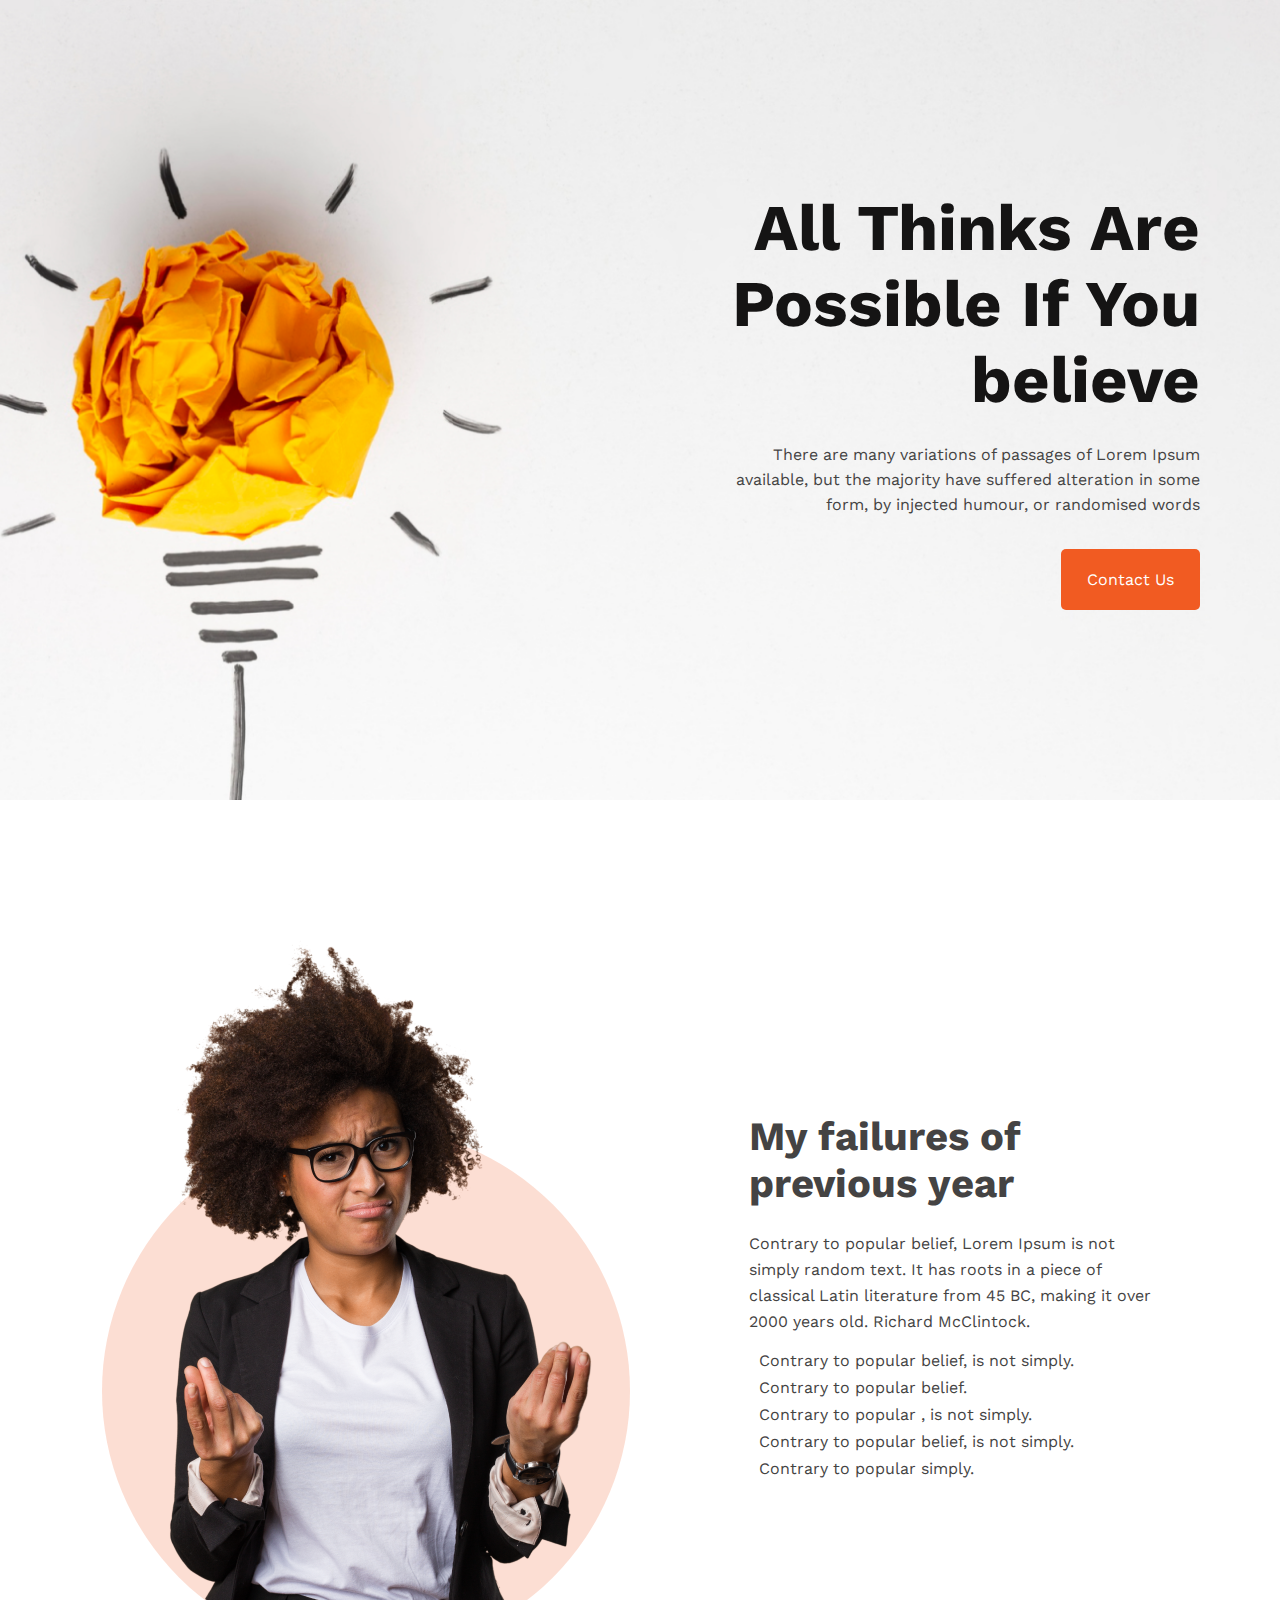
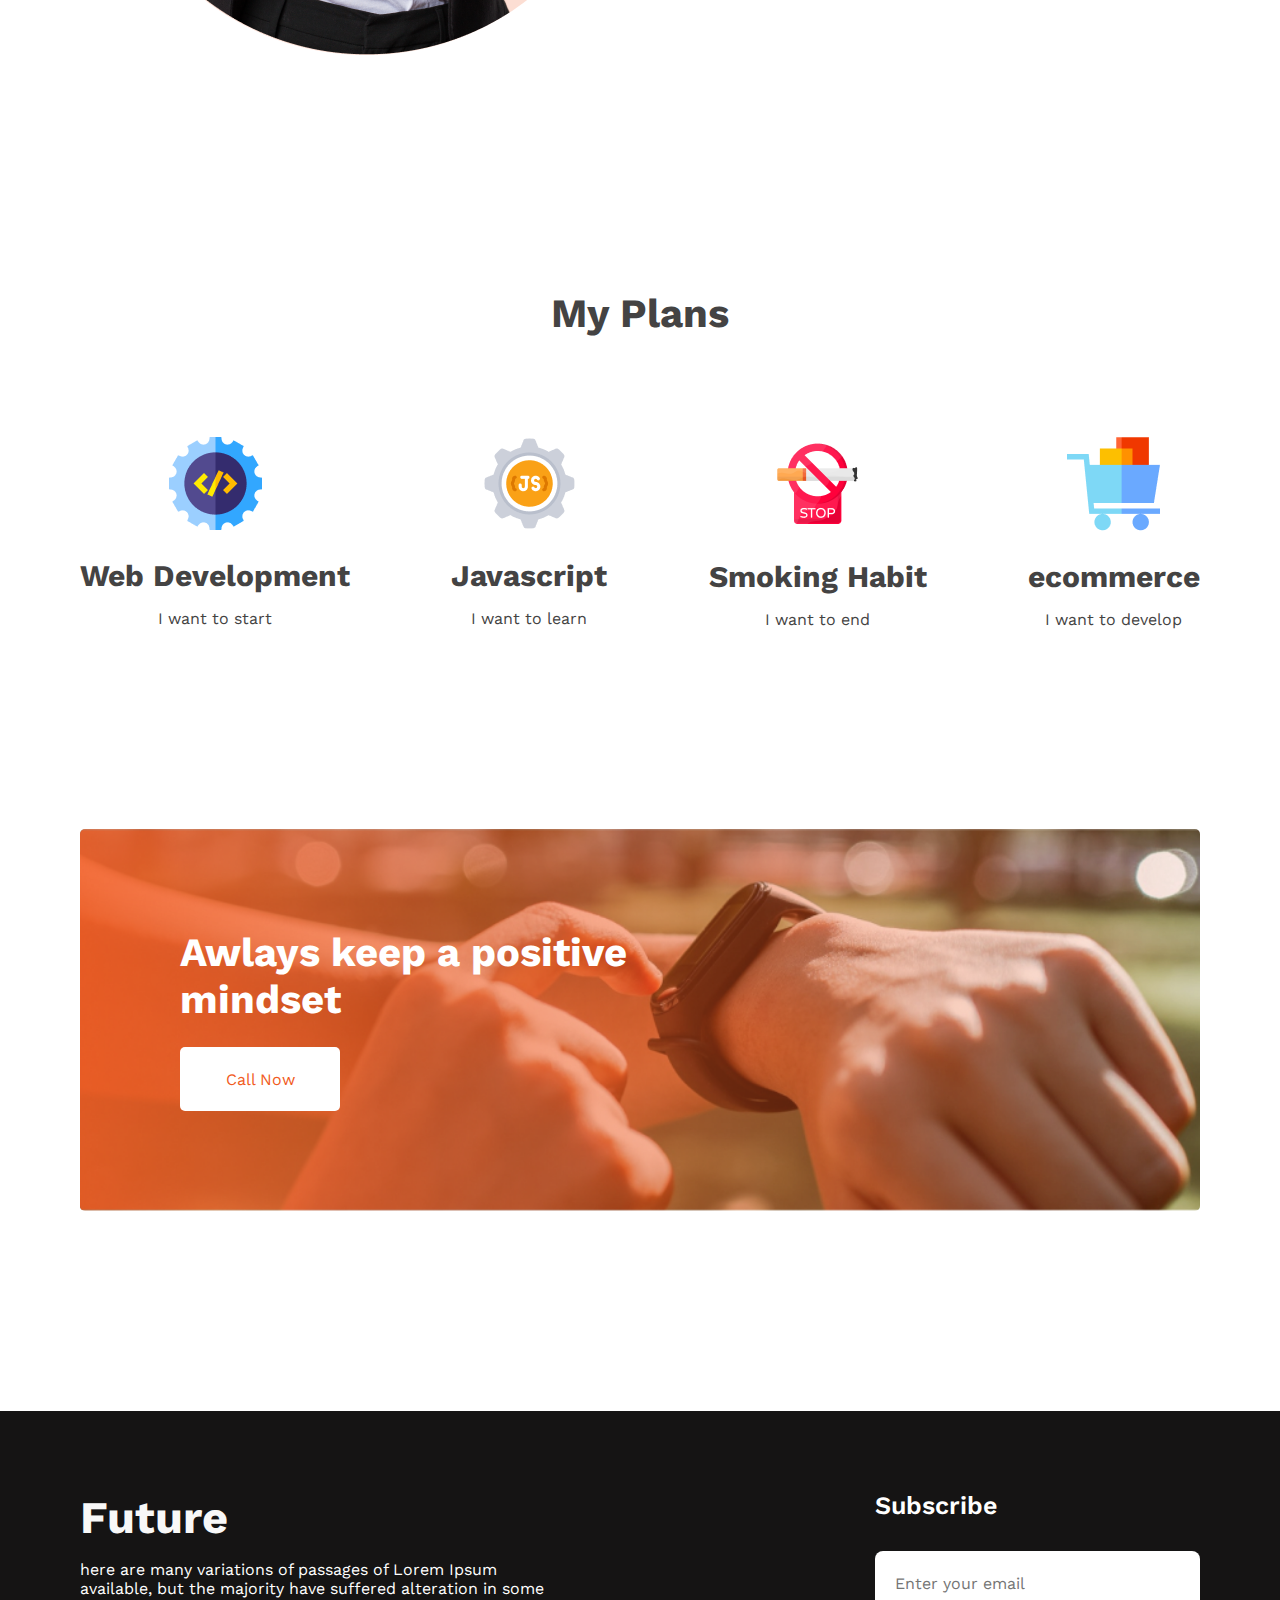
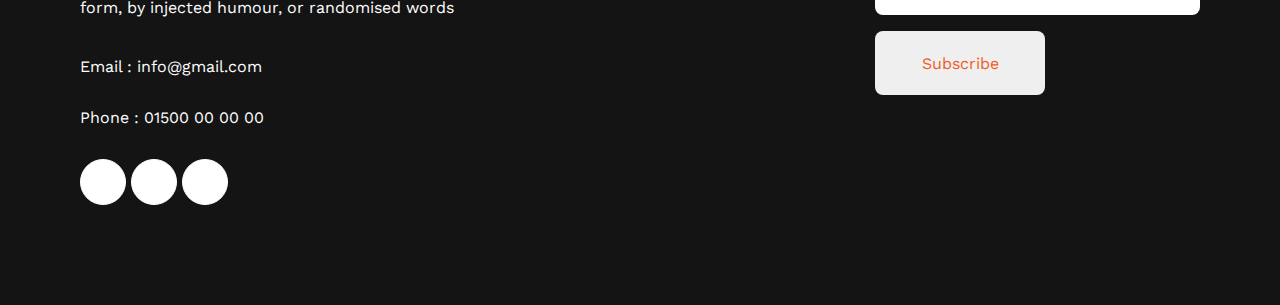
<file: work-1/index.html>
<!DOCTYPE html>
<html lang="en">
<head>
    <meta charset="UTF-8">
    <meta name="viewport" content="width=device-width, initial-scale=1.0">
    <title>Document</title>
    <link rel="stylesheet" href="https://cdnjs.cloudflare.com/ajax/libs/font-awesome/6.4.2/css/all.min.css"
        integrity="sha512-z3gLpd7yknf1YoNbCzqRKc4qyor8gaKU1qmn+CShxbuBusANI9QpRohGBreCFkKxLhei6S9CQXFEbbKuqLg0DA=="
        crossorigin="anonymous" referrerpolicy="no-referrer" />
    <link rel="stylesheet" href="style.css">
</head>
<body>
    <div class="header-area header-bg">
        <div class="container">
            <div class="header-text">
                <h2>All Thinks Are <br> Possible If You <br> believe</h2>
                <p>There are many variations of passages of Lorem Ipsum <br> available, but the majority have
                    suffered alteration in some <br> form, by injected humour, or randomised words</p>
                <button>Contact Us</button>
            </div>
        </div>
    </div>

    <div class="hero-area">
        <div class="hero-area-1">
            <div class="container">
                <div class="hero-area-1-contant">
                    <div class="hero-area-1-image">
                        <img src="./image/Mask group.png" alt="">
                    </div>
                    <div class="hero-area-1-text">
                        <h2>My failures of <br> previous year</h2>
                        <p>Contrary to popular belief, Lorem Ipsum is not <br> simply random text. It has roots in a
                            piece of <br> classical Latin literature from 45 BC, making it over <br> 2000 years old.
                            Richard
                            McClintock.</p>
                        <ul>
                            <li><a href="#"><i class="fa-solid fa-check"></i>Contrary to popular belief, is not
                                    simply.</a></li>
                            <li><a href="#"><i class="fa-solid fa-check"></i>Contrary to popular belief.</a></li>
                            <li><a href="#"><i class="fa-solid fa-check"></i>Contrary to popular , is not simply.</a>
                            </li>
                            <li><a href="#"><i class="fa-solid fa-check"></i>Contrary to popular belief, is not
                                    simply.</a></li>
                            <li><a href="#"><i class="fa-solid fa-check"></i>Contrary to popular simply.</a></li>
                        </ul>
                    </div>
                </div>
            </div>
        </div>


        <div class="hero-area-2">
            <div class="container">
                <div class="hero-area-2-contant">
                    <div class="hero-area-2-taitle">
                        <h2>My Plans</h2>
                    </div>
                    <div class="hero-area-2-logo">
                        <div class="hero-area-2-logo-text">
                            <img src="./image/002-software-development.png" alt="">
                            <h2>Web Development</h2>
                            <p>I want to start</p>
                        </div>
                        <div class="hero-area-2-logo-text">
                            <img src="./image/001-javascript.png" alt="">
                            <h2>Javascript</h2>
                            <p>I want to learn</p>
                        </div>
                        <div class="hero-area-2-logo-text">
                            <img src="./image/stop-sign 1.png" alt="">
                            <h2>Smoking Habit</h2>
                            <p>I want to end</p>
                        </div>
                        <div class="hero-area-2-logo-text">
                            <img src="./image/004-ecommerce.png" alt="">
                            <h2>ecommerce</h2>
                            <p>I want to develop</p>
                        </div>
                    </div>
                </div>
            </div>
        </div>

        <div class="hero-area-3">
            <div class="container">
                <div class="hero-area-3-img">
                    <div class="hero-area-3-text">
                        <h2>Awlays keep a positive <br> mindset</h2>
                        <button>Call Now</button>
                    </div>
                </div>
            </div>
        </div>
    </div>



    <footer>
        <div class="footer-contant">
            <div class="container">
                <div class="footer-item">
                    <div class="footer-text">
                        <h2>Future</h2>
                        <p>here are many variations of passages of Lorem Ipsum <br> available, but the majority have
                            suffered
                            alteration in some <br> form, by injected humour, or randomised words</p>
                        <a href="#">Email : info@gmail.com</a> <br>
                        <a href="#">Phone : 01500 00 00 00</a>
                        <div class="icon">
                            <a href="#"><i class="fa-brands fa-facebook"></i></a>
                            <a href="#"><i class="fa-brands fa-twitter"></i></a>
                            <a href="#"><i class="fa-brands fa-youtube"></i></a>
                        </div>
                    </div>
                    <div class="footer-text-2">
                        <h2>Subscribe</h2>
                        <input type="email" placeholder="Enter your email"> <br>
                        <button>Subscribe</button>
                    </div>
                </div>
            </div>
        </div>
    </footer>
</body>
</html>
</file>
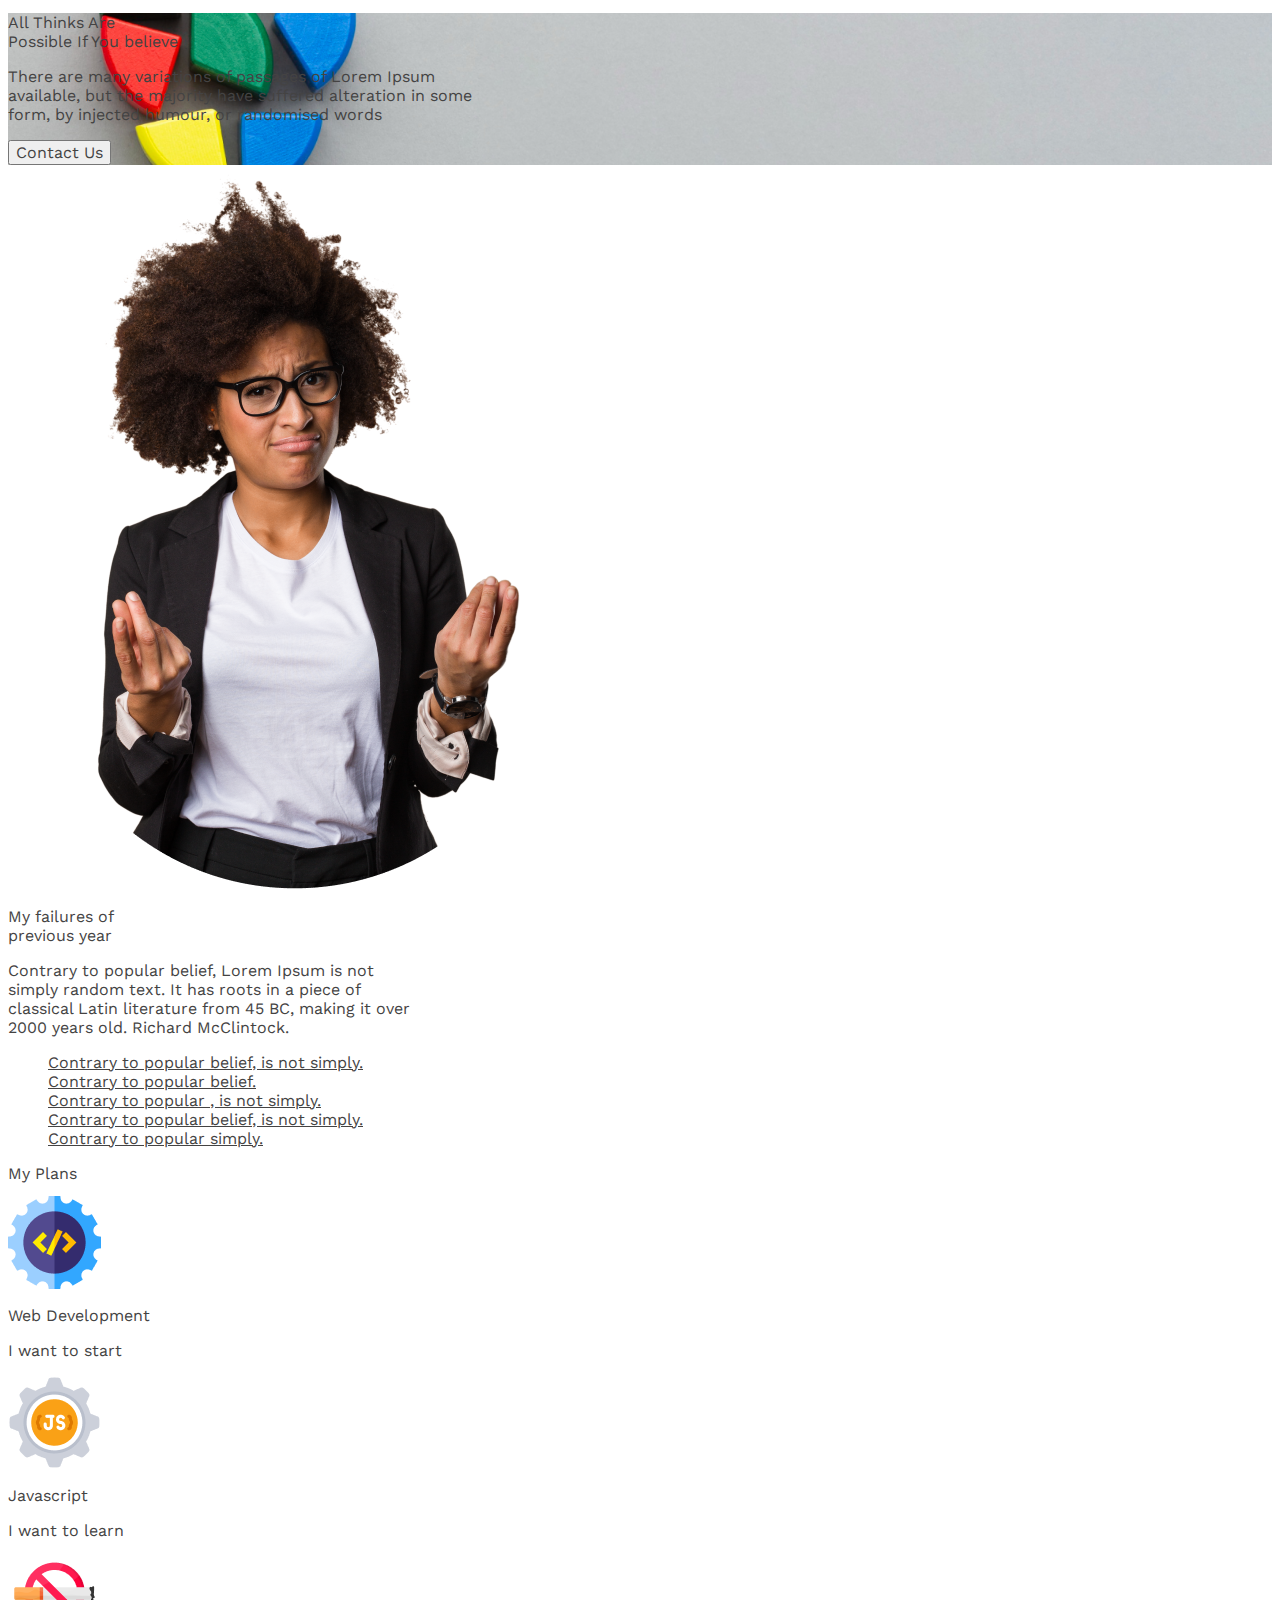
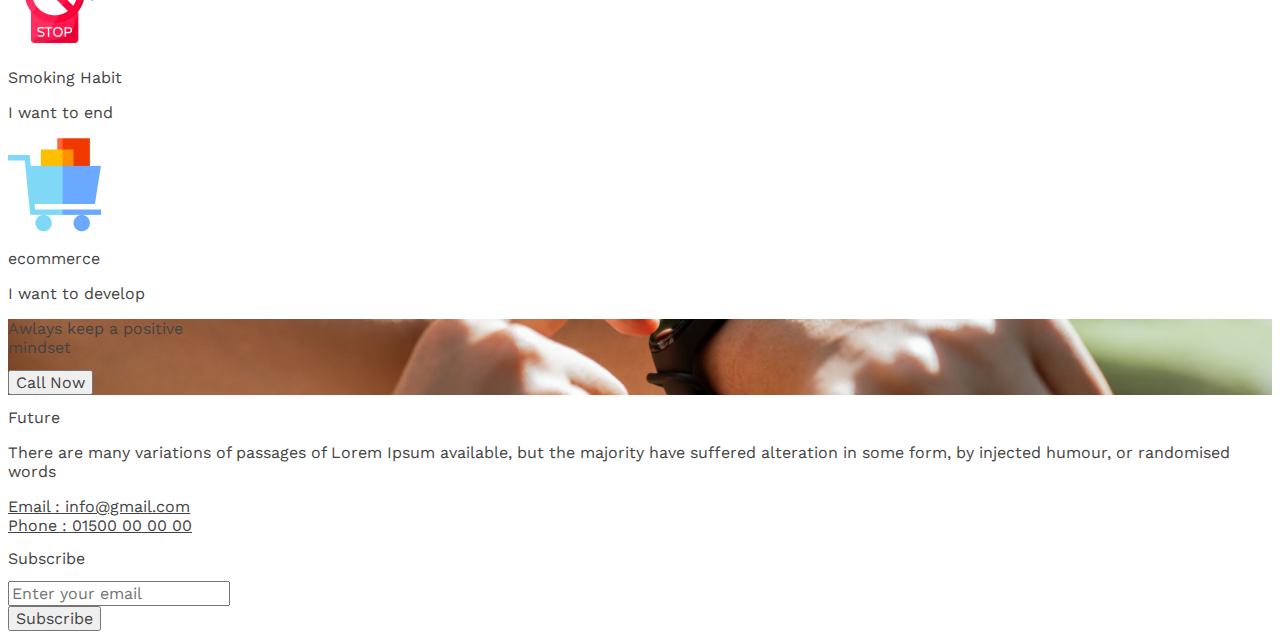
<file: work-2/index.html>
<!doctype html>
<html lang="en">
<head>
    <meta charset="utf-8">
    <meta name="viewport" content="width=device-width, initial-scale=1">
    <title>Bootstrap demo</title>
    <link href="https://cdn.jsdelivr.net/npm/bootstrap@5.3.2/dist/css/bootstrap.min.css" rel="stylesheet"
        integrity="sha384-T3c6CoIi6uLrA9TneNEoa7RxnatzjcDSCmG1MXxSR1GAsXEV/Dwwykc2MPK8M2HN" crossorigin="anonymous">
    <link rel="stylesheet" href="https://cdnjs.cloudflare.com/ajax/libs/font-awesome/6.4.2/css/all.min.css"
        integrity="sha512-z3gLpd7yknf1YoNbCzqRKc4qyor8gaKU1qmn+CShxbuBusANI9QpRohGBreCFkKxLhei6S9CQXFEbbKuqLg0DA=="
        crossorigin="anonymous" referrerpolicy="no-referrer" />
    <link rel="stylesheet" href="style.css">
</head>
<body>
    <header>
        <div class="header-area header-bg">
            <div class="container">
                <div class="row">
                    <div class="col-md-12">
                        <div class="header-text text-end py-5">
                            <h2>All Thinks Are <br> Possible If You believe</h2>
                            <p>There are many variations of passages of Lorem Ipsum <br> available, but the majority
                                have
                                suffered alteration in some <br> form, by injected humour, or randomised words</p>
                            <button class="py-2 px-3 border-0 bg-danger">Contact Us</button>
                        </div>
                    </div>
                </div>
            </div>
        </div>
    </header>


    <div class="hero-area">
        <div class="hero-area-contant">
            <div class="container">
                <div class="row align-items-center">
                    <div class="col-md-6">
                        <div class="hero-area-contant-image">
                            <img src="./image/Mask group.png" alt="">
                        </div>
                    </div>
                    <div class="col-md-6">
                        <div class="hero-area-contant-title">
                            <h2>My failures of <br> previous year</h2>
                            <p class="mt-4">Contrary to popular belief, Lorem Ipsum is not <br> simply random text. It
                                has
                                roots in a
                                piece of <br> classical Latin literature from 45 BC, making it over <br> 2000 years old.
                                Richard
                                McClintock.</p>
                            <div class="hero-area-contant-icon ">
                                <ul>
                                    <li><a href="#" class="text-decoration-none"><i
                                                class="fa-solid fa-check"></i>Contrary to popular
                                            belief, is
                                            not
                                            simply.</a></li>
                                    <li><a href="#" class="text-decoration-none"><i
                                                class="fa-solid fa-check"></i>Contrary to popular belief.</a>
                                    </li>
                                    <li><a href="#" class="text-decoration-none"><i
                                                class="fa-solid fa-check"></i>Contrary to popular , is not
                                            simply.</a></li>
                                    <li><a href="#" class="text-decoration-none"><i
                                                class="fa-solid fa-check"></i>Contrary to popular belief, is not
                                            simply.</a></li>
                                    <li><a href="#" class="text-decoration-none"><i
                                                class="fa-solid fa-check"></i>Contrary to popular simply.</a>
                                    </li>
                                </ul>
                            </div>
                        </div>
                    </div>
                </div>
            </div>
        </div>

        <div class="hero-area-icon">
            <div class="container">
                <div class="row">
                    <div class="col-md-12">
                        <div class="hero-area-icon-title te">
                            <h2 class="text-center">My Plans</h2>
                        </div>
                    </div>
                </div>
            </div>

            <div class="hero-area-icon-img text-center py-5">
                <div class="container">
                    <div class="row">
                        <div class="col-md-3">
                            <div class="icon-headding">
                                <img src="./image/002-software-development.png" alt="">
                                <h2>Web Development</h2>
                                <p>I want to start</p>
                            </div>
                        </div>
                        <div class="col-md-3">
                            <div class="icon-headding">
                                <img src="./image/001-javascript.png" alt="">
                                <h2>Javascript</h2>
                                <p>I want to learn</p>
                            </div>
                        </div>
                        <div class="col-md-3">
                            <div class="icon-headding">
                                <img src="./image/stop-sign 1.png" alt="">
                                <h2>Smoking Habit</h2>
                                <p>I want to end</p>
                            </div>
                        </div>
                        <div class="col-md-3">
                            <div class="icon-headding">
                                <img src="./image/004-ecommerce.png" alt="">
                                <h2>ecommerce</h2>
                                <p>I want to develop</p>
                            </div>
                        </div>
                    </div>
                </div>
            </div>
        </div>

        <div class="hero-area-box">
            <div class="container">
                <div class="row">
                    <div class="col-md-12">
                        <div class="box-text box-bg py-5 px-5">
                            <h2>Awlays keep a positive <br> mindset</h2>
                            <button class="bg-white py-2 px-3 border-0">Call Now</button>
                        </div>
                    </div>
                </div>
            </div>
        </div>
    </div>

    <footer>
        <div class="footer-area bg-black mt-5">
            <div class="container">
                <div class="row">
                    <div class="col-md-6">
                        <div class="footer-text">
                            <h2>Future</h2>
                            <p>There are many variations of passages of Lorem Ipsum available, but the majority have
                                suffered alteration in some form, by injected humour, or randomised words</p>
                            <a href="#" class="text-decoration-none">Email : info@gmail.com</a> <br>
                            <a href="#" class="text-decoration-none">Phone : 01500 00 00 00</a>
                            <div class="footer-icon mt-2">
                                <a href="#"><i class="fa-brands fa-facebook"></i></a>
                                <a href="#"><i class="fa-brands fa-twitter"></i></a>
                                <a href="#"><i class="fa-brands fa-youtube"></i></a>
                            </div>
                        </div>
                    </div>
                    <div class="col-md-6">
                        <div class="footer-text-2 offset-7">
                            <h2>Subscribe</h2>
                            <div class="footer-button">
                                <input type="email" placeholder="Enter your email" class="p-2"> <br>
                                <button class="bg-white border-0 py-2 px-3 mt-2">Subscribe</button>
                            </div>
                        </div>
                    </div>
                </div>
            </div>
        </div>
    </footer>





    <script src="https://cdn.jsdelivr.net/npm/bootstrap@5.3.2/dist/js/bootstrap.bundle.min.js"
        integrity="sha384-C6RzsynM9kWDrMNeT87bh95OGNyZPhcTNXj1NW7RuBCsyN/o0jlpcV8Qyq46cDfL"
        crossorigin="anonymous"></script>
</body>
</html>
</file>
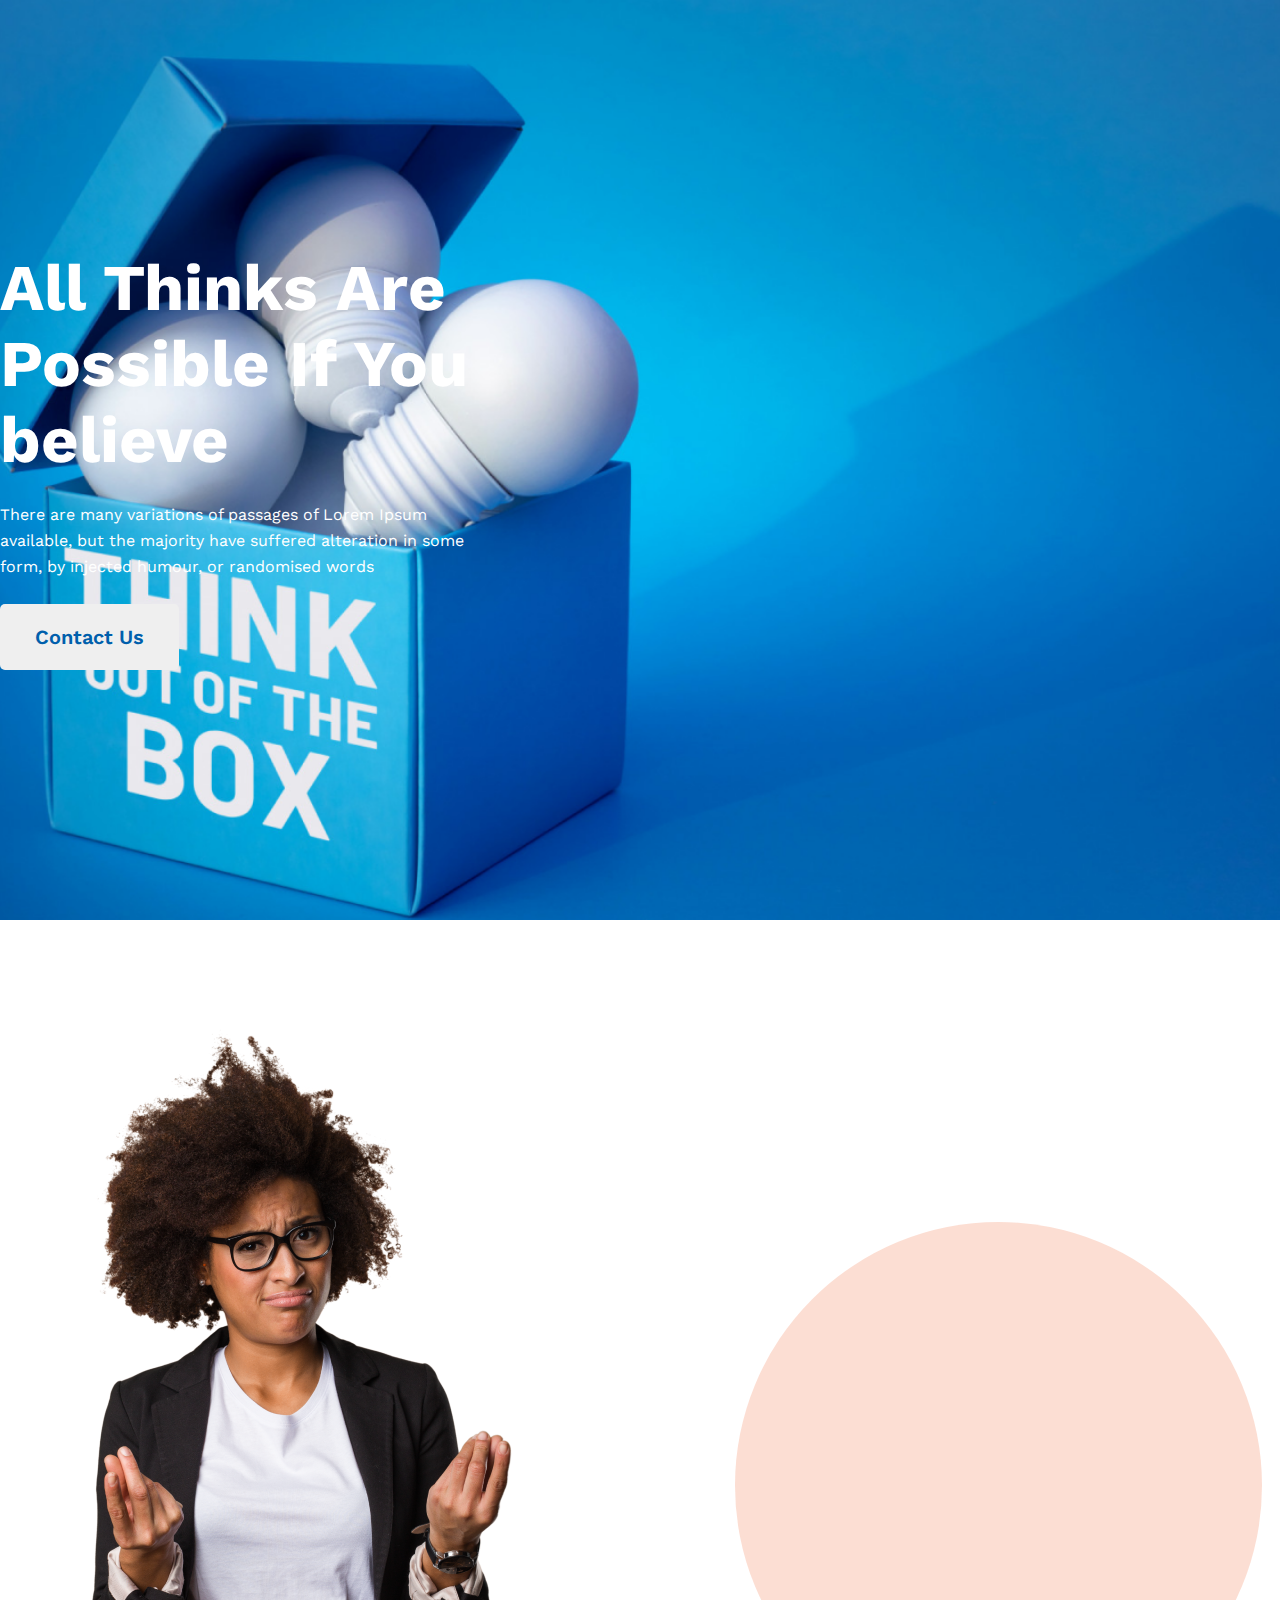
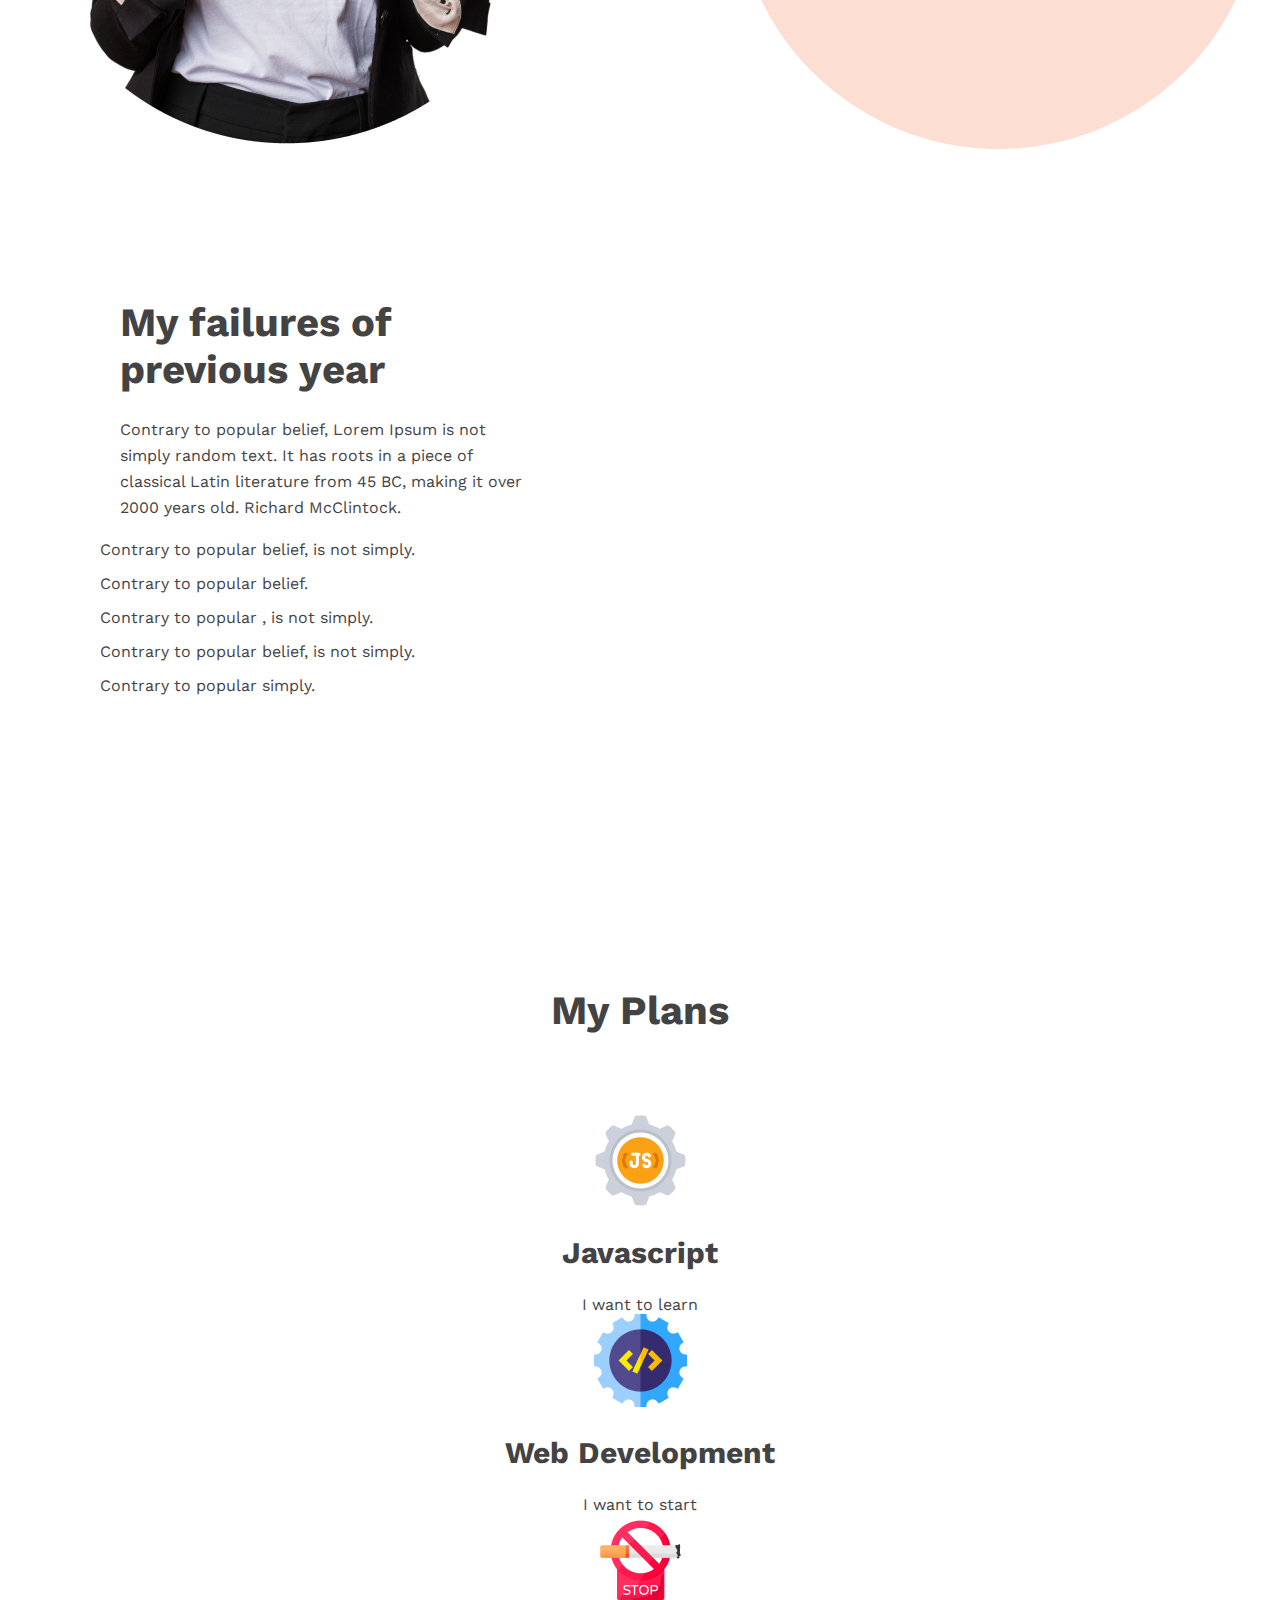
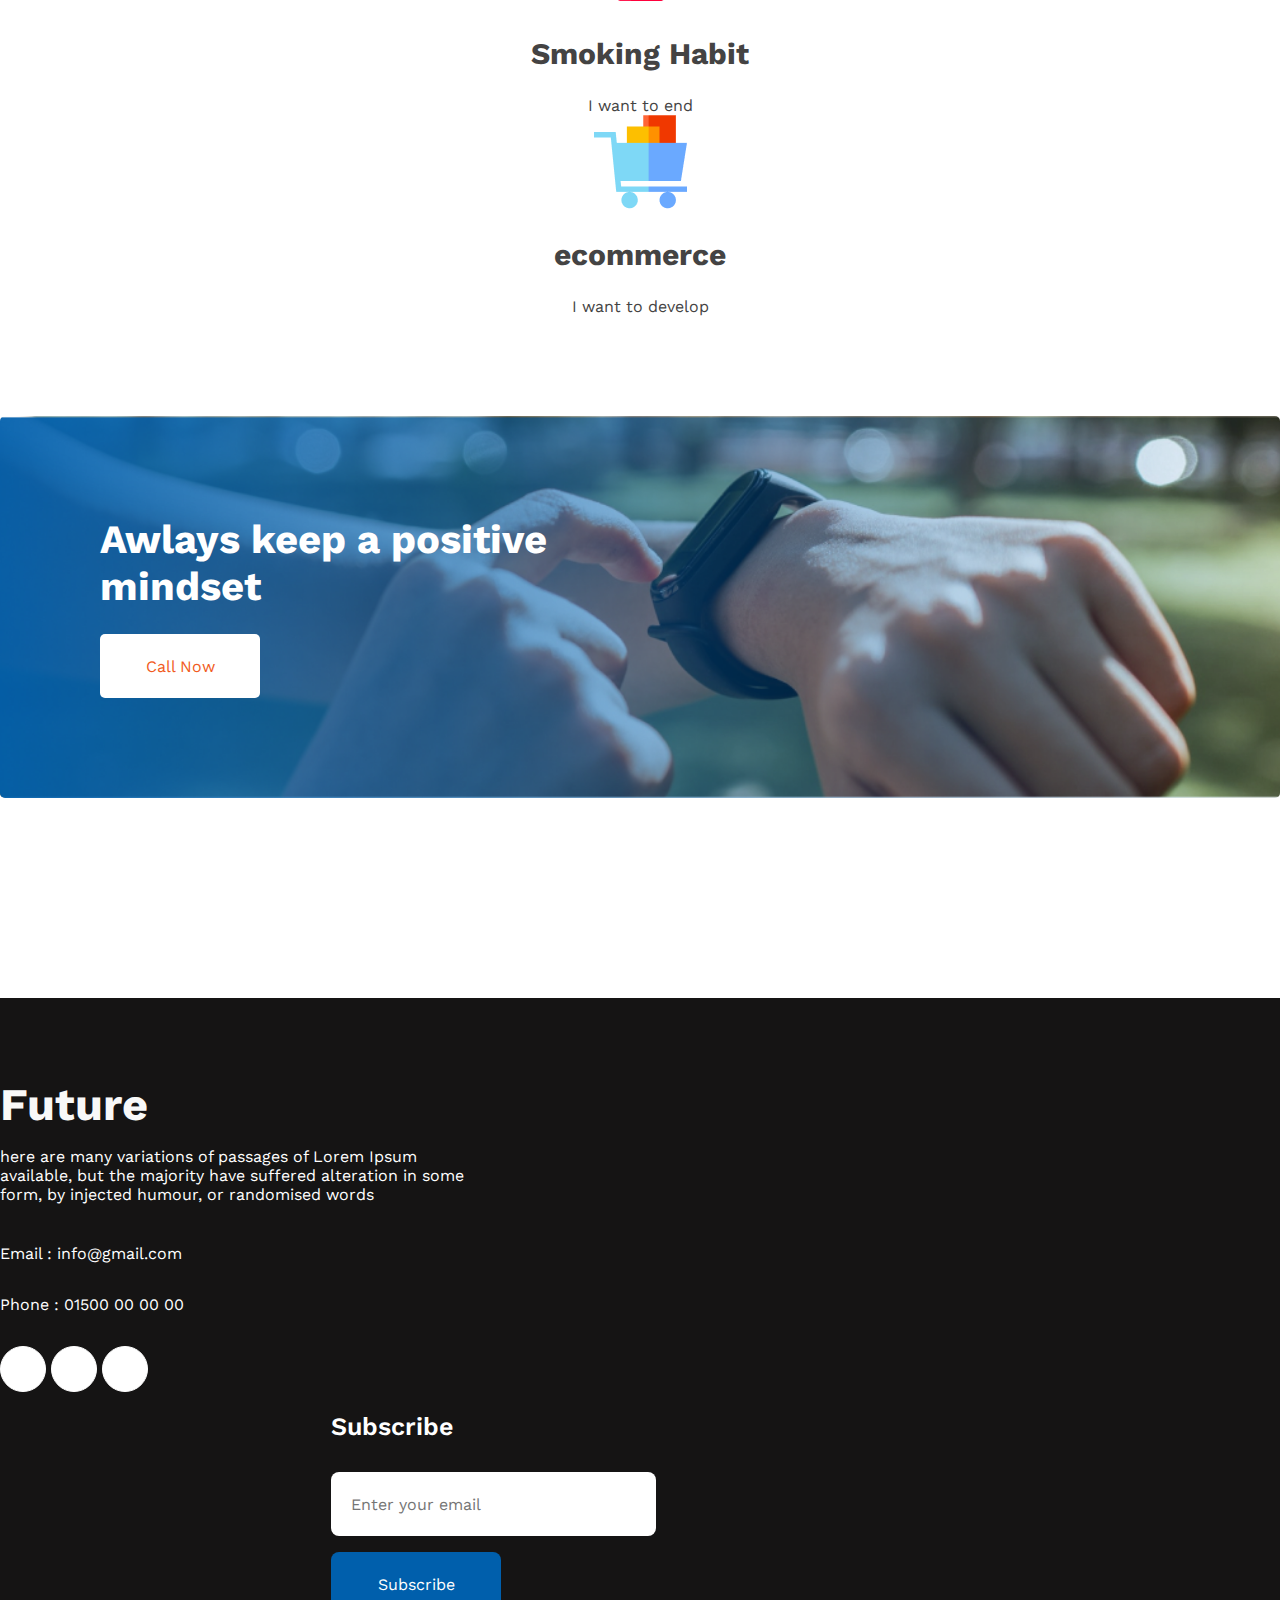
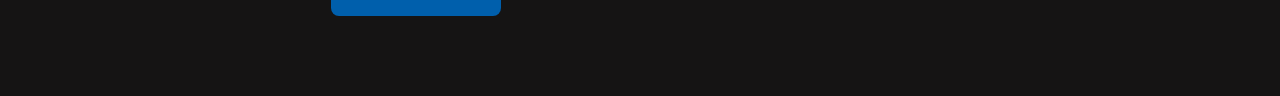
<file: work-3/index.html>
<!doctype html>
<html lang="en">
<head>
    <meta charset="utf-8">
    <meta name="viewport" content="width=device-width, initial-scale=1">
    <title>Bootstrap demo</title>
    <link href="https://cdn.jsdelivr.net/npm/bootstrap@5.3.2/dist/css/bootstrap.min.css" rel="stylesheet"
        integrity="sha384-T3c6CoIi6uLrA9TneNEoa7RxnatzjcDSCmG1MXxSR1GAsXEV/Dwwykc2MPK8M2HN" crossorigin="anonymous">
    <link rel="stylesheet" href="https://cdnjs.cloudflare.com/ajax/libs/font-awesome/6.4.2/css/all.min.css"
        integrity="sha512-z3gLpd7yknf1YoNbCzqRKc4qyor8gaKU1qmn+CShxbuBusANI9QpRohGBreCFkKxLhei6S9CQXFEbbKuqLg0DA=="
        crossorigin="anonymous" referrerpolicy="no-referrer" />
    <link rel="stylesheet" href="style.css">
</head>
<body>

    <header>
        <div class="header-area header-bg">
            <div class="container">
                <div class="row">
                    <div class="col-md-12">
                        <div class="header-text text-end">
                            <h2>All Thinks Are <br> Possible If You <br> believe</h2>
                            <p>There are many variations of passages of Lorem Ipsum <br> available, but the majority
                                have
                                suffered alteration in some <br> form, by injected humour, or randomised words</p>
                            <button>Contact Us</button>
                        </div>
                    </div>
                </div>
            </div>
        </div>
    </header>


    <div class="main-area">
        <div class="main-area-contant">
            <div class="container">
                <div class="row">
                    <div class="main-area-d-flex d-flex align-items-center">
                        <div class="contant-image">
                            <img src="./image/Mask group.png" alt="">
                        </div>
                        <div class="contant-text ">
                            <h2>My failures of previous year</h2>
                            <p>Contrary to popular belief, Lorem Ipsum is not simply random text. It has roots in a
                                piece of classical Latin literature from 45 BC, making it over 2000 years old. Richard
                                McClintock.</p>

                            <ul>
                                <li><a href="#"><i class="fa-solid fa-check"></i>Contrary to popular belief, is not
                                        simply.</a></li>
                                <li><a href="#"><i class="fa-solid fa-check"></i>Contrary to popular belief.</a></li>
                                <li><a href="#"><i class="fa-solid fa-check"></i>Contrary to popular , is not
                                        simply.</a></li>
                                <li><a href="#"><i class="fa-solid fa-check"></i>Contrary to popular belief, is not
                                        simply.</a></li>
                                <li><a href="#"><i class="fa-solid fa-check"></i>Contrary to popular simply.</a></li>
                            </ul>
                        </div>
                    </div>
                </div>
            </div>
        </div>


        <div class="main-area-2">
            <div class="main-area-2-contant">
                <div class="container">
                    <div class="row">
                        <div class="col-md-12">
                            <div class="main-area-2-taitle">
                                <h2>My Plans</h2>
                            </div>
                        </div>
                    </div>
                    <div class="container">
                        <div class="row">
                            <div class="col-md-3">
                                <div class="main-area-2-logo-text">
                                    <img src="./image/001-javascript.png" alt="">
                                    <h2>Javascript</h2>
                                    <p>I want to learn</p>
                                </div>
                            </div>

                            <div class="col-md-3">
                                <div class="main-area-2-logo-text">
                                    <img src="./image/002-software-development.png" alt="">
                                    <h2>Web Development</h2>
                                    <p>I want to start</p>
                                </div>
                            </div>

                            <div class="col-md-3">
                                <div class="main-area-2-logo-text">
                                    <img src="./image/stop-sign 1.png" alt="">
                                    <h2>Smoking Habit</h2>
                                    <p>I want to end</p>
                                </div>
                            </div>

                            <div class="col-md-3">
                                <div class="main-area-2-logo-text">
                                    <img src="./image/004-ecommerce.png" alt="">
                                    <h2>ecommerce</h2>
                                    <p>I want to develop</p>
                                </div>
                            </div>
                        </div>
                    </div>
                </div>
            </div>
        </div>

        <div class="main-area-3">
            <div class="container">
                <div class="row">
                    <div class="col-md-12">
                        <div class="main-area-3-img">
                            <div class="main-area-3-text">
                                <h2>Awlays keep a positive <br> mindset</h2>
                                <button>Call Now</button>
                            </div>
                        </div>
                    </div>
                </div>

            </div>
        </div>
    </div>



    <footer>
        <div class="footer-contant">
            <div class="footer-item">
                <div class="container">
                    <div class="row">
                        <div class="col-md-6">
                            <div class="footer-text">
                                <h2>Future</h2>
                                <p>here are many variations of passages of Lorem Ipsum <br> available, but the
                                    majority
                                    have
                                    suffered
                                    alteration in some <br> form, by injected humour, or randomised words</p>
                                <a href="#">Email : info@gmail.com</a> <br>
                                <a href="#">Phone : 01500 00 00 00</a>
                                <div class="icon">
                                    <a href="#"><i class="fa-brands fa-facebook"></i></a>
                                    <a href="#"><i class="fa-brands fa-twitter"></i></a>
                                    <a href="#"><i class="fa-brands fa-youtube"></i></a>
                                </div>
                            </div>
                        </div>

                        <div class="col-md-6">
                            <div class="footer-text-2">
                                <h2>Subscribe</h2>
                                <input type="email" placeholder="Enter your email"> <br>
                                <button>Subscribe</button>
                            </div>
                        </div>
                    </div>
                </div>
            </div>
        </div>
    </footer>




    <script src="https://cdn.jsdelivr.net/npm/bootstrap@5.3.2/dist/js/bootstrap.bundle.min.js"
        integrity="sha384-C6RzsynM9kWDrMNeT87bh95OGNyZPhcTNXj1NW7RuBCsyN/o0jlpcV8Qyq46cDfL"
        crossorigin="anonymous"></script>
</body>
</html>
</file>
<file: work-1/style.css>
@import url('https://fonts.googleapis.com/css2?family=Lato:ital,wght@0,300;0,400;0,700;0,900;1,300;1,400;1,700;1,900&family=Work+Sans:ital,wght@0,100;0,200;0,300;0,400;0,500;0,600;0,700;0,800;0,900;1,100;1,200;1,300;1,400;1,500;1,600;1,700;1,800;1,900&display=swap');

* {
    margin: 0;
    padding: 0;
    box-sizing: border-box;
    list-style: none;
    font-size: 16px;
    font-weight: 400;
    font-family: 'Work Sans', sans-serif;
    color: #444343;
}

.header-bg {
    background-image: url(./image/flat-lay-abstract-composition-with-innovation-elements\ 1.png);
    background-size: cover;
    background-position: center;
}



.container {
    max-width: 1120px;
    width: 100%;
    margin: auto;
}

.header-text {
    padding: 190px 0px;
    text-align: end;
}

.header-text h2 {
    font-size: 65px;
    font-weight: 700;
    color: #151414;
    line-height: normal;

}

.header-text p {

    line-height: 25px;
    margin-top: 24px;
}

.header-text button {
    padding: 21px 26px;
    background-color: #F15B22;
    color: #fff;
    border: none;
    margin-top: 32px;
    border-radius: 5px;
    -webkit-border-radius: 5px;
    -moz-border-radius: 5px;
    -ms-border-radius: 5px;
    -o-border-radius: 5px;
}

.hero-area-1-contant {
    display: flex;
    align-items: center;
    padding: 131px 0;
}

.hero-area-1-text {
    margin-left: 100px;
}

.hero-area-1-text h2 {
    font-size: 40px;
    font-weight: 700;
}

.hero-area-1-text p {
    line-height: 26px;
    margin-top: 24px;
}

.hero-area-1-text i {
    color: #16D887;
    margin-right: 10px;
}

.hero-area-1-text a {
    text-decoration: none;
}

.hero-area-1-text ul {
    margin-top: 16px;
}

.hero-area-1-text li {
    margin-top: 8px;
}

.hero-area-1-image {
    position: relative;
    z-index: 2;
}

.hero-area-1-image::after {
    position: absolute;
    width: 527.929px;
    height: 527.929px;
    background-color: #F15B2233;
    content: "";
    bottom: 4px;
    left: 22px;
    border-radius: 50%;
    -webkit-border-radius: 50%;
    -moz-border-radius: 50%;
    -ms-border-radius: 50%;
    -o-border-radius: 50%;
    z-index: -1;
}

.hero-area-2-contant {
    text-align: center;
    padding: 100px 0;
}

.hero-area-2-logo {
    display: flex;
    justify-content: space-between;
}

.hero-area-2-taitle h2 {
    font-size: 40px;
    font-weight: 700;
}

.hero-area-2-logo {
    padding: 100px 0;
}

.hero-area-2-logo h2 {
    font-size: 30px;
    font-weight: 700;
    margin-top: 24px;
}

.hero-area-2-logo p {
    margin-top: 16px;
}

.hero-area-3-img {
    background-image: url(./image/Rectangle\ 3.png);
    background-size: cover;
    background-position: center;
    border-radius: 5px;
    -webkit-border-radius: 5px;
    -moz-border-radius: 5px;
    -ms-border-radius: 5px;
    -o-border-radius: 5px;
    z-index: 1;
}

.hero-area-3-text {
    padding: 100px;
    text-align: start;
}

.hero-area-3-text h2 {
    font-size: 40px;
    font-weight: 700;
    color: #ffffff;
}

.hero-area-3-text button {
    width: 160px;
    height: 64px;
    background-color: #FFFFFF;
    color: #F15B22;
    border: none;
    border-radius: 5px;
    -webkit-border-radius: 5px;
    -moz-border-radius: 5px;
    -ms-border-radius: 5px;
    -o-border-radius: 5px;
    margin-top: 24px;
}

.hero-area-3-text button:hover {
    background-color: #F15B22;
    color: #fff;
    transition: .3s;
    -webkit-transition: .3s;
    -moz-transition: .3s;
    -ms-transition: .3s;
    -o-transition: .3s;

}

.hero-area-3-img {
    position: relative;
}

.hero-area-3-img::before {
    position: absolute;
    width: 100%;
    height: 100%;
    background-image: url(./image/Rectangle\ 4.png);
    background-size: cover;
    background-position: center;
    content: "";
    left: 0;
    bottom: 0;
    z-index: -1;
    border-radius: 5px;
    -webkit-border-radius: 5px;
    -moz-border-radius: 5px;
    -ms-border-radius: 5px;
    -o-border-radius: 5px;
}

.footer-contant {
    background-color: #151414;
}

.footer-item {
    display: flex;
    padding: 80px;
    margin-top: 200px;
}

.footer-text {
    margin-left: -80px;
}

.footer-text-2 {
    margin-right: -90px;
}



.footer-text h2 {
    font-size: 45px;
    font-weight: 700;
    color: #F8F8F8;
}

.footer-text p {
    margin-top: 16px;
    margin-bottom: 24px;
    color: #FFFFFF;
}

.footer-contant a {
    display: inline-block;
    text-decoration: none;
    margin: 16px 0;
    color: #FFFFFF;
}

.icon a {
    border: 1px solid #fff;
    height: 46px;
    width: 46px;
    border-radius: 50%;
    -webkit-border-radius: 50%;
    -moz-border-radius: 50%;
    -ms-border-radius: 50%;
    -o-border-radius: 50%;
    text-align: center;
    line-height: 46px;
    background-color: #FFFFFF;
}

.icon a .fa-brands.fa-facebook {
    color: #006AFF;
}

.icon a .fa-brands.fa-twitter {
    color: #1DA1F2;
}

.icon a .fa-brands.fa-youtube {
    color: #FF0000;
}


.footer-text-2 {
    margin-left: 331px;
}

.footer-text-2 h2 {
    font-size: 25px;
    font-weight: 600;
    color: #FFFFFF;
}

.footer-text-2 input {
    width: 325px;
    height: 64px;
    border-radius: 8px;
    -webkit-border-radius: 8px;
    -moz-border-radius: 8px;
    -ms-border-radius: 8px;
    -o-border-radius: 8px;
    border: none;
    margin-top: 31px;
    padding: 20px;
}

.footer-text-2 button {
    width: 170px;
    height: 64px;
    border-radius: 8px;
    -webkit-border-radius: 8px;
    -moz-border-radius: 8px;
    -ms-border-radius: 8px;
    -o-border-radius: 8px;
    margin-top: 16px;
    color: #f15b22;
    border: none;
}

.footer-text-2 button:hover {
    background-color: #F15B22;
    color: #fff;
    transition: .3s;
    -webkit-transition: .3s;
    -moz-transition: .3s;
    -ms-transition: .3s;
    -o-transition: .3s;
}
</file>
<file: work-2/style.css>
@import url('https://fonts.googleapis.com/css2?family=Lato:ital,wght@0,300;0,400;0,700;0,900;1,300;1,400;1,700;1,900&family=Work+Sans:ital,wght@0,100;0,200;0,300;0,400;0,500;0,600;0,700;0,800;0,900;1,100;1,200;1,300;1,400;1,500;1,600;1,700;1,800;1,900&display=swap');

* {
    box-sizing: border-box;
    list-style: none;
    font-size: 16px;
    font-weight: 400;
    font-family: 'Work Sans', sans-serif;
    color: #444343;
}

.header-bg {
    background-image: url(./image/top-view-abstract-assortment-with-innovation-elements\ 1.png);
    background-size: cover;
    background-position: center;
}

.box-bg {
    background-image: url(./image/Rectangle\ 3.png);
    background-size: cover;
    background-position: center;
}
</file>
<file: work-3/style.css>
@import url('https://fonts.googleapis.com/css2?family=Lato:ital,wght@0,300;0,400;0,700;0,900;1,300;1,400;1,700;1,900&family=Work+Sans:ital,wght@0,100;0,200;0,300;0,400;0,500;0,600;0,700;0,800;0,900;1,100;1,200;1,300;1,400;1,500;1,600;1,700;1,800;1,900&display=swap');

* {
    margin: 0;
    padding: 0;
    box-sizing: border-box;
    list-style: none;
    font-size: 16px;
    font-weight: 400;
    font-family: 'Work Sans', sans-serif;
    color: #444343;
}

.header-bg {
    background-image: url(./image/think-out-box-concepts-with-lightbulb-box\ 1.png);
    background-size: cover;
    background-position: center;
}

.main-area-3-image {
    background-image: url(./image/Rectangle\ 3.png);
    background-size: cover;
    background-position: center;
}

.header-text {
    padding: 250px 0;
}

.header-text h2 {
    font-size: 65px;
    font-weight: 700;
    color: #FFFFFF;
}

.header-text p {
    padding: 24px 0;
    color: #FFFFFF;
    line-height: 26px;
}

.header-text button {
    font-size: 20px;
    font-weight: 600;
    padding: 21px 35px;
    border: none;
    color: #005FAC;
    border-radius: 5px;
    -webkit-border-radius: 5px;
    -moz-border-radius: 5px;
    -ms-border-radius: 5px;
    -o-border-radius: 5px;
}

.header-text button:hover {
    background-color: #F15B22;
    color: #fff;
    transition: all .3s;
    -webkit-transition: all .3s;
    -moz-transition: all .3s;
    -ms-transition: all .3s;
    -o-transition: all .3s;
}

.main-area-contant {
    padding: 100px 0;
}

.contant-text {
    max-width: 416px;
    margin-top: 151px;
    margin-left: 120px;
}

.contant-text h2 {
    font-size: 40px;
    font-weight: 700;
}

.contant-text p {
    color: #444343;
    line-height: 26px;
    margin-top: 24px;
}

.contant-text a {
    text-decoration: none;
    color: #444343;
    line-height: 26px;
}

.contant-text ul {
    margin-left: -30px;
    margin-top: 16px;
}

.contant-text li {
    margin-bottom: 8px;
}

.contant-text i {
    color: #16D887;
    margin-right: 10px;
}

.contant-image {
    position: relative;
    z-index: 1;
}

.contant-image::after {
    position: absolute;
    height: 527px;
    width: 527px;
    content: "";
    bottom: -1px;
    right: 18px;
    border-radius: 50%;
    background: rgba(241, 91, 34, 0.20);
    z-index: -1;
    -webkit-border-radius: 50%;
    -moz-border-radius: 50%;
    -ms-border-radius: 50%;
    -o-border-radius: 50%;
}

.main-area-2-contant {
    text-align: center;
    padding: 100px 0;
}

.main-area-2-logo {
    display: flex;
    justify-content: space-between;
}

.main-area-2-taitle {
    padding: 80px 0;
}

.main-area-2-taitle h2 {
    font-size: 40px;
    font-weight: 700;
}


.main-area-2-logo-text h2 {
    font-size: 30px;
    font-weight: 700;
    margin-top: 24px;
}

.main-area-2-logo-text p {
    margin-top: 25px;
}

.main-area-3-img {
    background-image: url(./image/Rectangle\ 3.png);
    background-size: cover;
    background-position: center;
    border-radius: 5px;
    -webkit-border-radius: 5px;
    -moz-border-radius: 5px;
    -ms-border-radius: 5px;
    -o-border-radius: 5px;
    z-index: 1;
}

.main-area-3-text {
    padding: 100px;
    text-align: start;
}

.main-area-3-text h2 {
    font-size: 40px;
    font-weight: 700;
    color: #ffffff;
}

.main-area-3-text button {
    width: 160px;
    height: 64px;
    background-color: #FFFFFF;
    color: #F15B22;
    border: none;
    border-radius: 5px;
    -webkit-border-radius: 5px;
    -moz-border-radius: 5px;
    -ms-border-radius: 5px;
    -o-border-radius: 5px;
    margin-top: 24px;
}

.main-area-3-text button:hover {
    background-color: #F15B22;
    color: #fff;
    transition: .3s;
    -webkit-transition: .3s;
    -moz-transition: .3s;
    -ms-transition: .3s;
    -o-transition: .3s;

}

.main-area-3-img {
    position: relative;
}

.main-area-3-img::before {
    position: absolute;
    width: 100%;
    height: 100%;
    background-image: url(./image/Rectangle\ 4\ \(1\).png);
    background-size: cover;
    background-position: center;
    content: "";
    left: 0;
    bottom: 0;
    z-index: -1;
    border-radius: 5px;
    -webkit-border-radius: 5px;
    -moz-border-radius: 5px;
    -ms-border-radius: 5px;
    -o-border-radius: 5px;
}

.footer-contant {
    background-color: #151414;
}

.footer-item {
    display: flex;
    padding: 80px 0;
    margin-top: 200px;
}

.footer-text h2 {
    font-size: 45px;
    font-weight: 700;
    color: #F8F8F8;
}

.footer-text p {
    margin-top: 16px;
    margin-bottom: 24px;
    color: #FFFFFF;
}

.footer-contant a {
    display: inline-block;
    text-decoration: none;
    margin: 16px 0;
    color: #FFFFFF;
}

.icon a {
    border: 1px solid #fff;
    height: 46px;
    width: 46px;
    border-radius: 50%;
    -webkit-border-radius: 50%;
    -moz-border-radius: 50%;
    -ms-border-radius: 50%;
    -o-border-radius: 50%;
    text-align: center;
    line-height: 46px;
    background-color: #FFFFFF;
}

.icon a .fa-brands.fa-facebook {
    color: #006AFF;
}

.icon a .fa-brands.fa-twitter {
    color: #1DA1F2;
}

.icon a .fa-brands.fa-youtube {
    color: #FF0000;
}


.footer-text-2 {
    margin-left: 331px;
}

.footer-text-2 h2 {
    font-size: 25px;
    font-weight: 600;
    color: #FFFFFF;
}

.footer-text-2 input {
    width: 325px;
    height: 64px;
    border-radius: 8px;
    -webkit-border-radius: 8px;
    -moz-border-radius: 8px;
    -ms-border-radius: 8px;
    -o-border-radius: 8px;
    border: none;
    margin-top: 31px;
    padding: 20px;
}

.footer-text-2 button {
    width: 170px;
    height: 64px;
    border-radius: 8px;
    -webkit-border-radius: 8px;
    -moz-border-radius: 8px;
    -ms-border-radius: 8px;
    -o-border-radius: 8px;
    margin-top: 16px;
    background-color: #005FAC;
    color: #fff;
    border: none;
}

.footer-text-2 button:hover {
    background-color: #F15B22;
    color: #333;
    transition: .3s;
    -webkit-transition: .3s;
    -moz-transition: .3s;
    -ms-transition: .3s;
    -o-transition: .3s;
}
</file>
